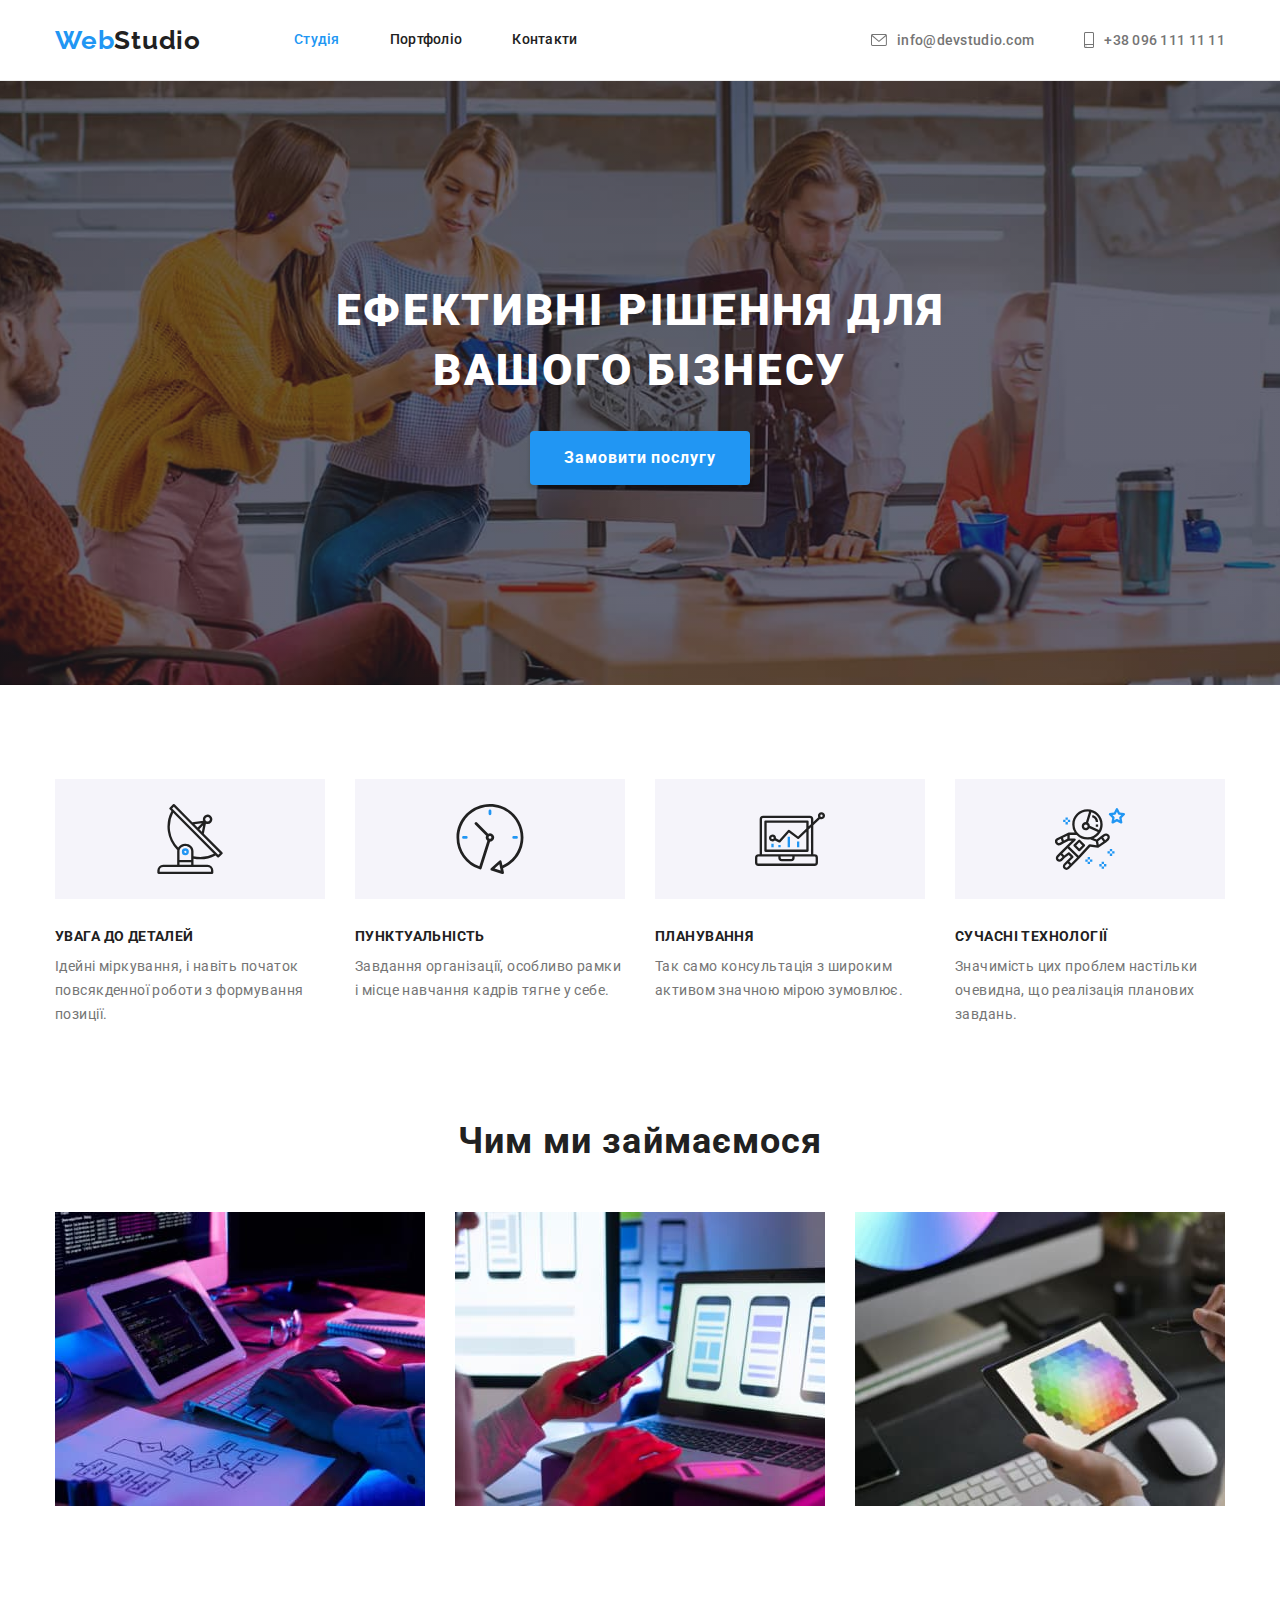
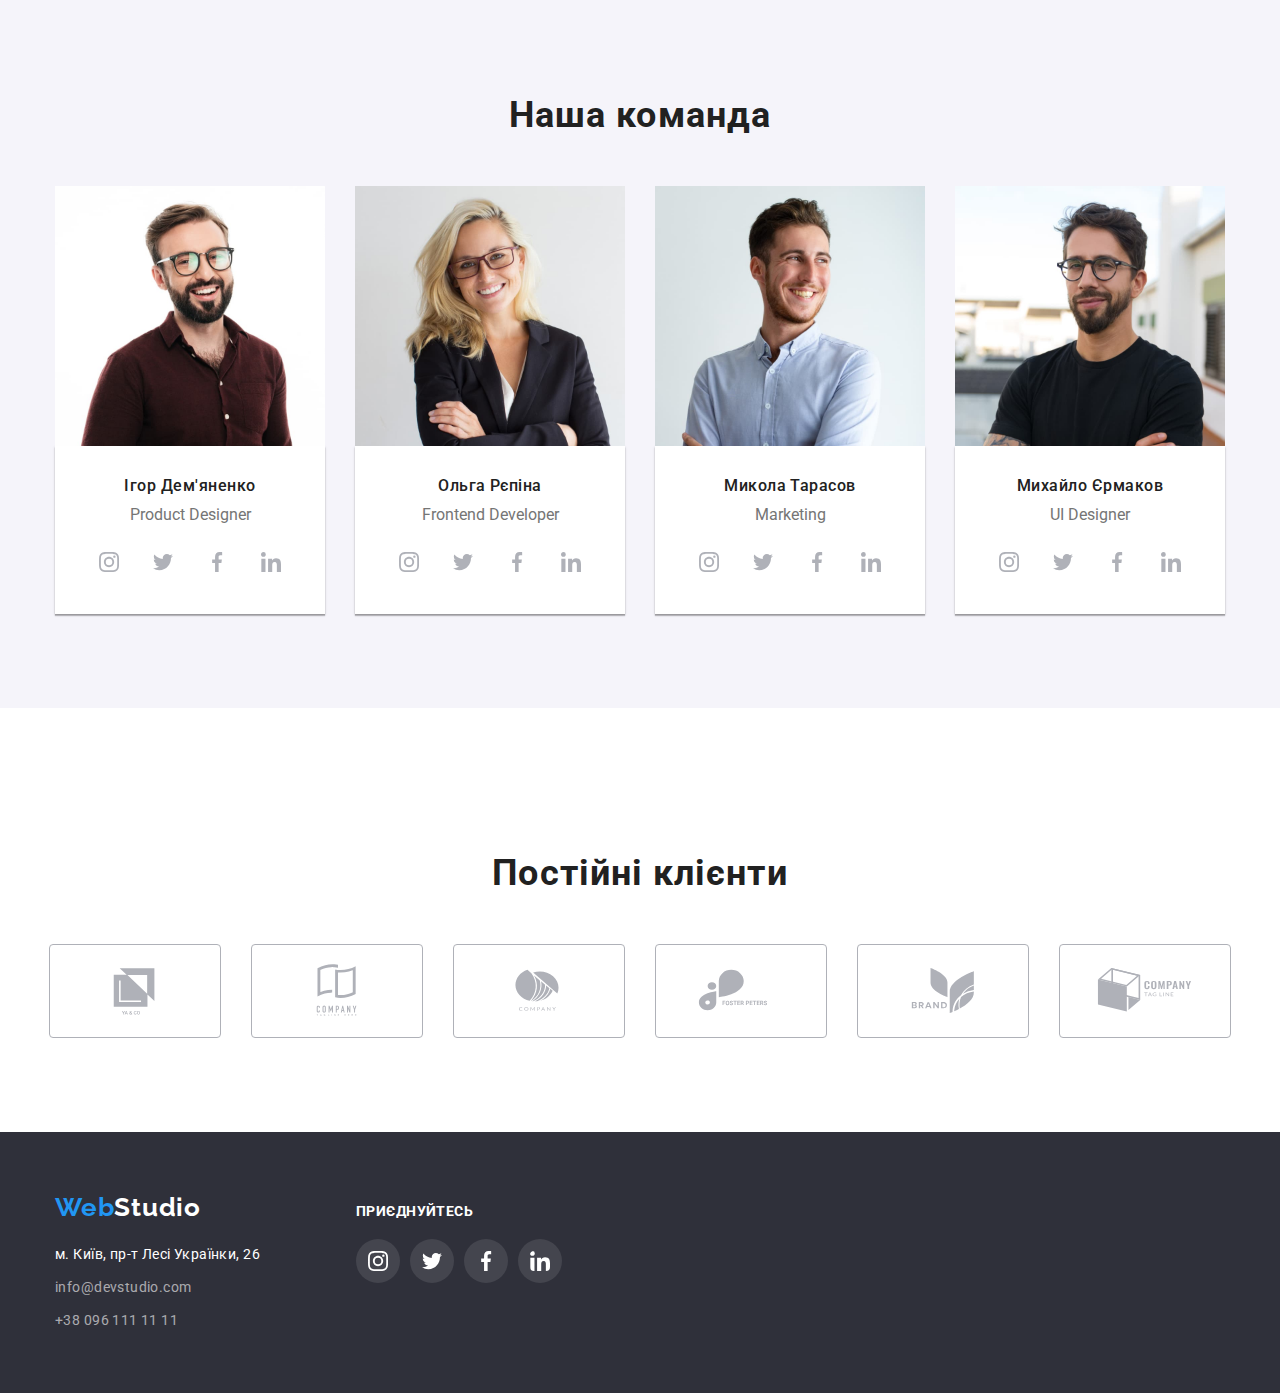
<file: index.html>
<!DOCTYPE html>
<html lang="uk">
<head>
    <meta charset="UTF-8">
    <meta http-equiv="X-UA-Compatible" content="IE=edge">
    <meta name="viewport" content="width=device-width, initial-scale=1.0">
    <title>WebStudio</title>
    <link href="https://fonts.googleapis.com/css2?family=Raleway:wght@700&family=Roboto:wght@400;500;700;900&display=swap" rel="stylesheet">
    <link rel="stylesheet" href="https://cdnjs.cloudflare.com/ajax/libs/modern-normalize/1.1.0/modern-normalize.min.css">
    <link rel="stylesheet" href="./css/style.css">
</head>
<body>
    <header>
        <div class="container-header">
            <a href="./" class="logo">
                <span class="first-part">Web</span><span class="last-part">Studio</span>
             </a>
            <nav class="nav">
            <ul class="list nav-list">
            <li class="item"><a class="link current" href="./index.html">Студія</a></li>
            <li class="item"><a class="link" href="./portfolio.html">Портфоліо</a></li>
            <li class="item"><a class="link" href="" >Контакти</a></li>
        </ul></nav>
        <ul class="list contact-list">
            <li class="item"><a href="mailto:info@devstudio.com" class="contact-link link"><svg class="contact-icon" width="16px" height="12px"><use href="./images/icons.svg#envelope"></use></svg>info@devstudio.com</a></li>
            <li class="item"><a href="tel:+380961111111" class="contact-link link"><svg class="contact-icon" width="10px" height="16px"><use href="./images/icons.svg#smartphone"></use></svg>+38 096 111 11 11</a></li>
        </ul>
    </div>
    </header>  
  <main>
    <section class="hero section">
        <h1 class="hero-title">Ефективні рішення для вашого бізнесу</h1>
        <button type="button" class="button">Замовити послугу</button>
    </section>
    <section class="features section">
         <div class="container">
        <h2 class="visually-hidden">Особливості</h2>
        <ul class="features-list list">
            <li class="features-description">
                <div class="feature-item">
                <svg class="feature-icon" width="70px"; height="70px"><use href="./images/icons.svg#antenna"></use></svg>
            </div>
                <h3 class="features-title">Увага до деталей</h3>
                <p class="title-after">Ідейні міркування, і навіть початок повсякденної роботи з формування позиції.</p>
            </li>
            <li class="features-description">
                <div class="feature-item">
                <svg class="feature-icon" width="70px"; height="70px"><use href="./images/icons.svg#clock"></use></svg>
            </div>
                <h3 class="features-title">Пунктуальність</h3>
                <p class="title-after">Завдання організації, особливо рамки і місце навчання кадрів тягне у себе.</p>
            </li>
            <li class="features-description">
                <div class="feature-item">
                <svg class="feature-icon" width="70px"; height="70px"><use href="./images/icons.svg#diagram"></use></svg>
                </div>
                <h3 class="features-title">Планування</h3>
                <p class="title-after">Так само консультація з широким активом значною мірою зумовлює.</p>
            </li>
            <li class="features-description">
                <div class="feature-item">
                <svg class="feature-icon" width="70px"; height="70px"><use href="./images/icons.svg#astronaut"></use></svg>
            </div> 
                <h3 class="features-title">Сучасні технології</h3>
                <p class="title-after">Значимість цих проблем настільки очевидна, що реалізація планових завдань.</p>
            </li>
        </ul>
    </div>
    </section>
    <section class="about section">
        <div class="container">
    <h2 class="about-title">Чим ми займаємося</h2>
    <ul class="list about-list">
    <li class="about-img"><img src="./images/img1.jpg" alt="розробка сайтів" width="370"></li>
    <li class="about-img"><img src="./images/img2.jpg" alt="створення макетів мобільних додатків" width="370"></li>
    <li class="about-img"><img src="./images/img3.jpg" alt="підбір кольорів" width="370"></li>
        </ul>
    </div>
    </section>
    <section class="team section">
        <div class="container">
            <h2 class="team-title">Наша команда</h2>
            <ul class="team-list list">
                <li class="team-photo">
                    <img class="team-photo" src="./images/igor-demianenko.jpg" alt="Ігор Дем'яненко" width="270">
                    <div class="teammate-position">
                    <h3 class="teammate">Ігор Дем'яненко</h3>
                    <p class="position">Product Designer</p>
                    <ul class="list socials">
                        <li><a class="socials-link" href=""><svg class="socials-icon" width="20px" height="20px"><use href="./images/icons.svg#instagram"></use></svg></a></li>
                        <li><a class="socials-link" href=""><svg class="socials-icon" width="20px" height="20px"><use href="./images/icons.svg#twitter"></use></svg></a></li>
                        <li><a class="socials-link" href=""><svg class="socials-icon" width="20px" height="20px"><use href="./images/icons.svg#facebook"></use></svg></a></li>
                        <li><a class="socials-link" href=""><svg class="socials-icon" width="20px" height="20px"><use href="./images/icons.svg#linkedin"></use></svg></a></li>
                    </ul>
                </div>
                </li>
                <li class="team-photo">
                    <img class="team-photo" src="./images/olga-repina.jpg" alt="Ольга Рєпіна" width="270">
                    <div class="teammate-position">
                    <h3 class="teammate">Ольга Рєпіна</h3>
                    <p class="position">Frontend Developer</p>
                    <ul class="list socials">
                        <li><a class="socials-link" href=""><svg class="socials-icon" width="20px" height="20px"><use href="./images/icons.svg#instagram"></use></svg></a></li>
                        <li><a class="socials-link" href=""><svg class="socials-icon" width="20px" height="20px"><use href="./images/icons.svg#twitter"></use></svg></a></li>
                        <li><a class="socials-link" href=""><svg class="socials-icon" width="20px" height="20px"><use href="./images/icons.svg#facebook"></use></svg></a></li>
                        <li><a class="socials-link" href=""><svg class="socials-icon" width="20px" height="20px"><use href="./images/icons.svg#linkedin"></use></svg></a></li>
                    </ul>
                    </div>
                </li>
                <li class="team-photo">
                    <img class="team-photo" src="./images/mykola-tarasov.jpg" alt="Микола Тарасов" width="270">
                    <div class="teammate-position">
                    <h3 class="teammate">Микола Тарасов</h3>
                    <p class="position">Marketing</p>
                    <ul class="list socials">
                        <li><a class="socials-link" href=""><svg class="socials-icon" width="20px" height="20px"><use href="./images/icons.svg#instagram"></use></svg></a></li>
                        <li><a class="socials-link" href=""><svg class="socials-icon" width="20px" height="20px"><use href="./images/icons.svg#twitter"></use></svg></a></li>
                        <li><a class="socials-link" href=""><svg class="socials-icon" width="20px" height="20px"><use href="./images/icons.svg#facebook"></use></svg></a></li>
                        <li><a class="socials-link" href=""><svg class="socials-icon" width="20px" height="20px"><use href="./images/icons.svg#linkedin"></use></svg></a></li>
                    </ul>
                </div>
                </li>
                <li class="team-photo">
                    <img class="team-photo" src="./images/mykhailo-yermakov.jpg" alt="Михайло Єрмаков" width="270">
                    <div class="teammate-position">
                    <h3 class="teammate">Михайло Єрмаков</h3>
                    <p class="position">UI Designer</p>
                    <ul class="list socials">
                        <li><a class="socials-link" href=""><svg class="socials-icon" width="20px" height="20px"><use href="./images/icons.svg#instagram"></use></svg></a></li>
                        <li><a class="socials-link" href=""><svg class="socials-icon" width="20px" height="20px"><use href="./images/icons.svg#twitter"></use></svg></a></li>
                        <li><a class="socials-link" href=""><svg class="socials-icon" width="20px" height="20px"><use href="./images/icons.svg#facebook"></use></svg></a></li>
                        <li><a class="socials-link" href=""><svg class="socials-icon" width="20px" height="20px"><use href="./images/icons.svg#linkedin"></use></svg></a></li>
                    </ul>
                </div>
                </li>
            </ul>
        </div>
    </section>
    <section class="clients">
<div class="section">        
    <h2 class="clients-title">Постійні клієнти</h2>
    <ul class="list clients">
        <li><a class="client-link" href=""><svg class="client-icon" width="106" height="60"><use href="./images/icons.svg#group"></use></svg></a></li>
        <li><a class="client-link" href=""><svg class="client-icon" width="106" height="60"><use href="./images/icons.svg#group-1"></use></svg></a></li>
        <li><a class="client-link" href=""><svg class="client-icon" width="106" height="60"><use href="./images/icons.svg#group-2"></use></svg></a></li>
        <li><a class="client-link" href=""><svg class="client-icon" width="106" height="60"><use href="./images/icons.svg#group-3"></use></svg></a></li>
        <li><a class="client-link" href=""><svg class="client-icon" width="106" height="60"><use href="./images/icons.svg#group-4"></use></svg></a></li>
        <li><a class="client-link" href=""><svg class="client-icon" width="106" height="60"><use href="./images/icons.svg#group-5"></use></svg></a></li>
    </ul>
</div>
    </section>
  </main>
  <footer class="footer">
  <div class="container footer-container">
    <div class="container-address">
    <a href="./" class="logo">
        <span class="first-part">Web</span><span class="second-part">Studio</span>
   </a>
    <address class="address">
        <ul class="list">
            <li class="address-list footer-list"><a 
                href="https://goo.gl/maps/1H8F6q3DXeu1yv8b9" 
                target="_blank" 
                rel="noopener noreferrer nofollow"
                class="address">м. Київ, пр-т Лесі Українки, 26</a></li>
            <li class="footer-list"><a href="mailto:info@devstudio.com" class="footer-link">info@devstudio.com</a></li>
            <li class="footer-list"><a href="tel:+380961111111" class="footer-link">+38 096 111 11 11</a></li>
        </ul>
    </address>
  </div>
  <div class="">
    <p class="footer-social-title">Приєднуйтесь</p>
    <ul class="list footer-social-list">
        <li><a class="footer-social-link" href=""><svg class="footer-icon" width="20px" height="20px"><use href="./images/icons.svg#instagram"></use></svg></a></li>
        <li><a class="footer-social-link" href=""><svg class="footer-icon" width="20px" height="20px"><use href="./images/icons.svg#twitter"></use></svg></a></li>
        <li><a class="footer-social-link" href=""><svg class="footer-icon" width="20px" height="20px"><use href="./images/icons.svg#facebook"></use></svg></a></li>
        <li><a class="footer-social-link" href=""><svg class="footer-icon" width="20px" height="20px"><use href="./images/icons.svg#linkedin"></use></svg></a></li>
    </ul>
</div>
</div>
</footer>
</body>
</html>
</file>
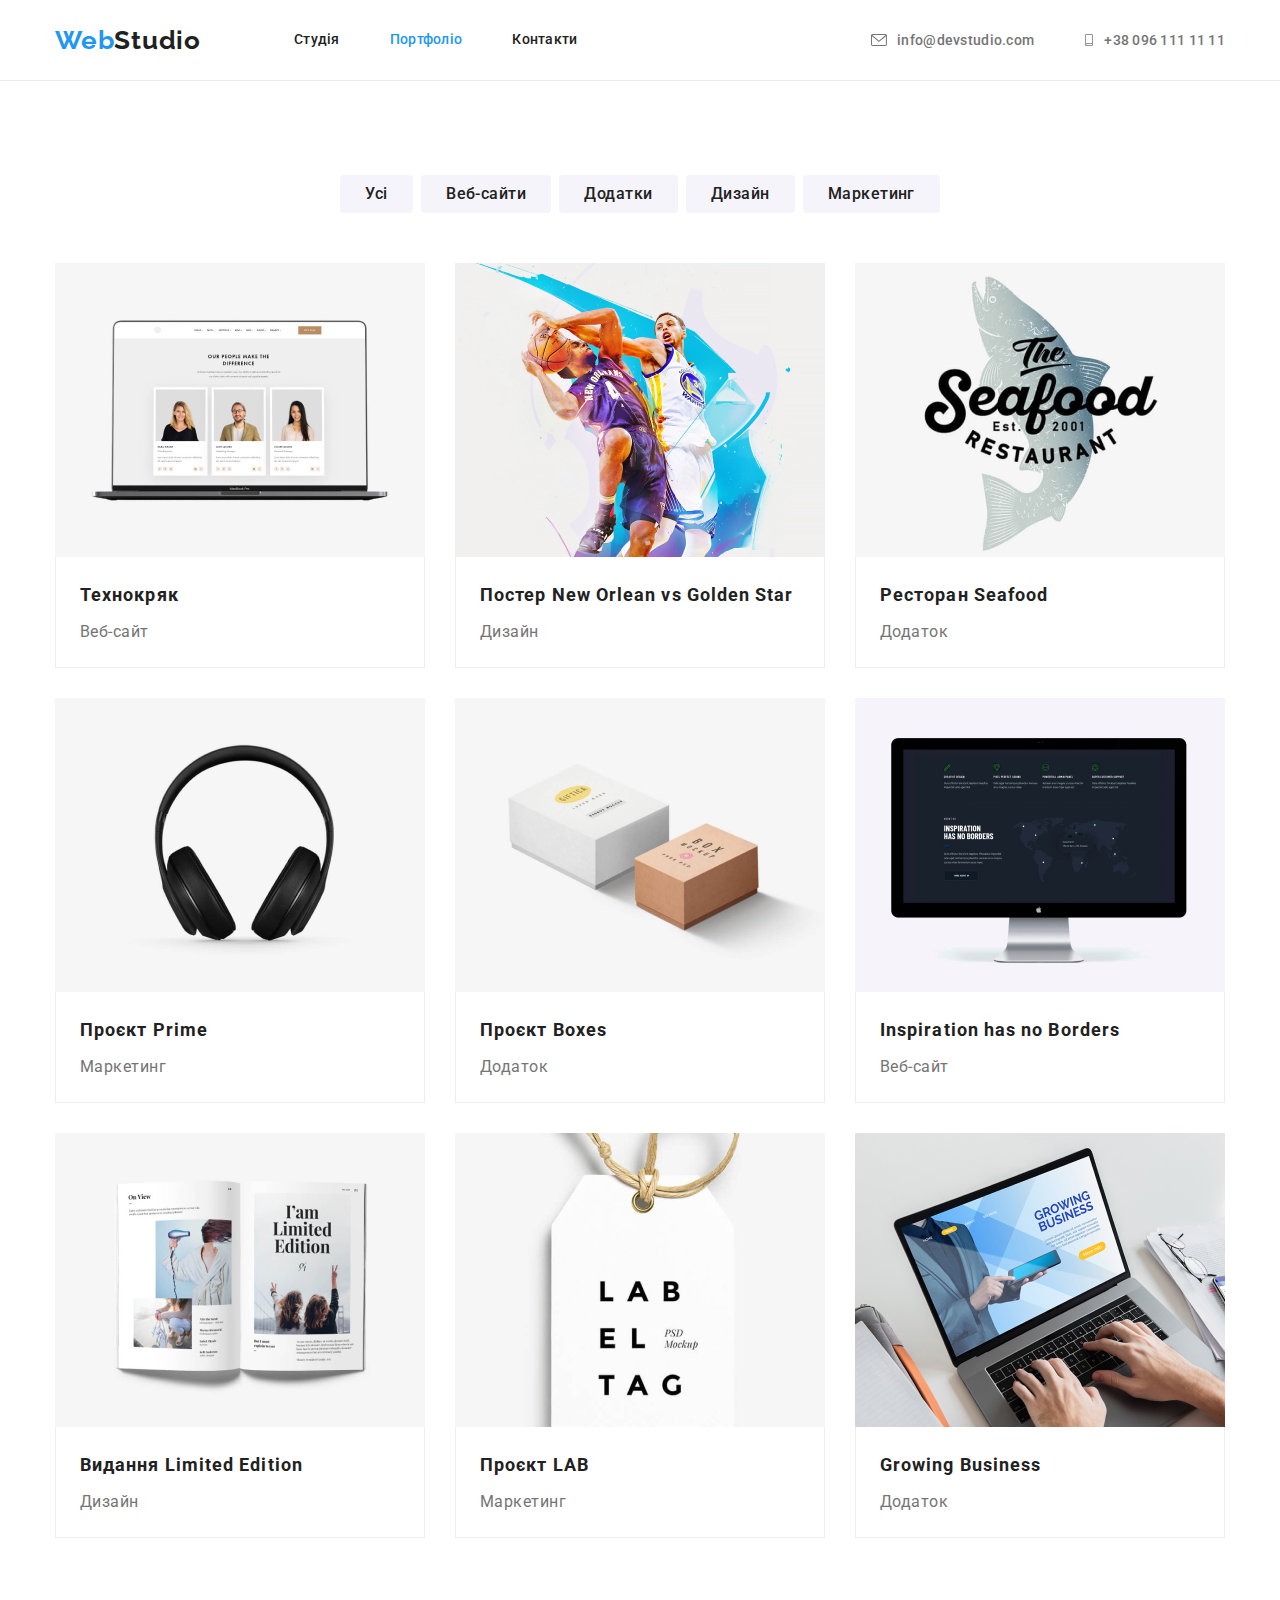
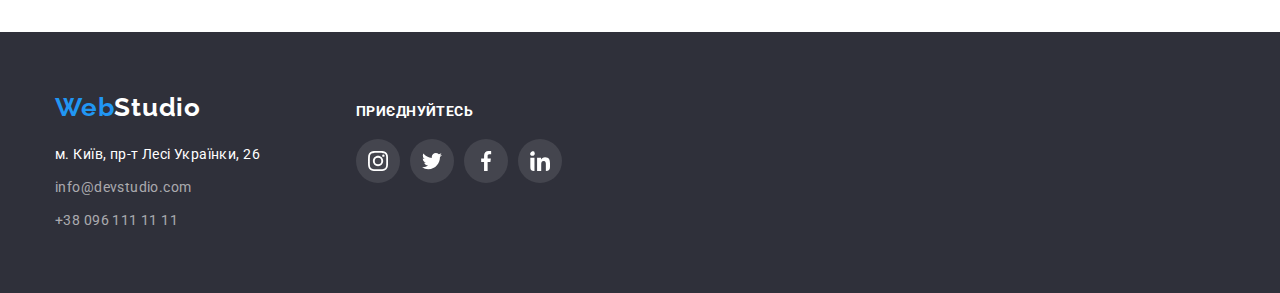
<file: portfolio.html>
<!DOCTYPE html>
<html lang="en">
<head>
    <meta charset="UTF-8">
    <meta http-equiv="X-UA-Compatible" content="IE=edge">
    <meta name="viewport" content="width=device-width, initial-scale=1.0">
    <title>Portfolio</title>
    <link href="https://fonts.googleapis.com/css2?family=Raleway:wght@700&family=Roboto:wght@400;500;700;900&display=swap" rel="stylesheet">
    <link rel="stylesheet" href="https://cdnjs.cloudflare.com/ajax/libs/modern-normalize/1.1.0/modern-normalize.min.css">
    <link rel="stylesheet" href="./css/style.css">
</head>
<body>
    <header>
        <div class="container-header">
            <a href="./" class="logo">
                <span class="first-part">Web</span><span class="last-part">Studio</span>
             </a>
            <nav class="nav">
            <ul class="list nav-list">
            <li class="item"><a class="link" href="./index.html">Студія</a></li>
            <li class="item"><a class="link current" href="./portfolio.html">Портфоліо</a></li>
            <li class="item"><a class="link" href="" >Контакти</a></li>
        </ul></nav>
        <ul class="list contact-list">
            <li class="item"><a href="mailto:info@devstudio.com" class="contact-link link"><svg class="contact-icon" width="16px" height="12px"><use href="./images/icons.svg#envelope"></use></svg>info@devstudio.com</a></li>
            <li class="item"><a href="tel:+380961111111" class="contact-link link"><svg class="contact-icon" width="10px" height="12px"><use href="./images/icons.svg#smartphone"></use></svg>+38 096 111 11 11</a></li>
        </ul>
    </div>
    </header>   
    <main>
        <section class="portfolio section">
            <div class="container">
        <h1 class="visually-hidden">Portfolio</h1>
        <ul class="list portfolio-nav">
            <li><button class="button-portfolio">Усі</button></li>
            <li><button class="button-portfolio">Веб-сайти</button></li>
            <li><button class="button-portfolio">Додатки</button></li>
            <li><button class="button-portfolio">Дизайн</button></li>
            <li><button class="button-portfolio">Маркетинг</button></li>
        </ul>
        <ul class="portfolio-list">
            <li class="portfolio-item">
                <a href="" class="portfolio-link">
                <img src="./images/port1.jpg" alt="web-site" width="370">
                <div class="portfolio-caption">
                <h2 class="portfolio-title">Технокряк</h2>
                <p class="portfolio-after-title">Веб-сайт</p></div></a>
            </li>
            <li class="portfolio-item">
                <a href="" class="portfolio-link">
                <img src="./images/port2.jpg" alt="poster" width="370">
                <div class="portfolio-caption">
                    <h2 class="portfolio-title">Постер New Orlean vs Golden Star</h2>
                    <p class="portfolio-after-title">Дизайн</p></div></a>
            </li>
            <li class="portfolio-item">
                <a href="" class="portfolio-link"> 
                <img src="./images/port3.jpg" alt="seafood" width="370">
                <div class="portfolio-caption">
                    <h2 class="portfolio-title">Ресторан Seafood</h2>
                <p class="portfolio-after-title">Додаток</p></div></a>
            </li>
            <li class="portfolio-item">
                <a href="" class="portfolio-link">
                <img src="./images/port4.jpg" alt="headphone" width="370">
                <div class="portfolio-caption">
                    <h2 class="portfolio-title">Проєкт Prime</h2>
                <p class="portfolio-after-title">Маркетинг</p></div></a>
            </li>
            <li class="portfolio-item">
                <a href="" class="portfolio-link">
                <img src="./images/port5.jpg" alt="boxes" width="370">
                <div class="portfolio-caption">
                <h2 class="portfolio-title">Проєкт Boxes</h2>
                <p class="portfolio-after-title">Додаток</p></div></a>
            </li>
            <li class="portfolio-item">
                <a href="" class="portfolio-link">
                <img src="./images/port6.jpg" alt="computer" width="370">
                <div class="portfolio-caption">
                <h2 class="portfolio-title">Inspiration has no Borders</h2>
                <p class="portfolio-after-title">Веб-сайт</p></div></a>
            
            </li>
            <li class="portfolio-item">
                <a href="" class="portfolio-link">
                <img src="./images/port7.jpg" alt="magazine" width="370">
                <div class="portfolio-caption">
                <h2 class="portfolio-title">Видання Limited Edition</h2>
                <p class="portfolio-after-title">Дизайн</p></div></a>
            </li>
            <li class="portfolio-item">
                <a href="" class="portfolio-link">
                <img src="./images/port8.jpg" alt="label" width="370">
                <div class="portfolio-caption">
                    <h2 class="portfolio-title">Проєкт LAB</h2>
                    <p class="portfolio-after-title">Маркетинг</p></div></a>
            
            </li>
            <li class="portfolio-item">
                <a href="" class="portfolio-link">
                <img src="./images/port9.jpg" alt="growing business" width="370">
                <div class="portfolio-caption">
                    <h2 class="portfolio-title">Growing Business</h2>
                <p class="portfolio-after-title">Додаток</p></div></a>
            
            </li>
        </ul>
    </div>
    </section>
    </main>
    <footer class="footer">
        <div class="container footer-container">
          <div class="container-address">
          <a href="./" class="logo">
              <span class="first-part">Web</span><span class="second-part">Studio</span>
         </a>
          <address class="address">
              <ul class="list">
                  <li class="address-list footer-list"><a 
                      href="https://goo.gl/maps/1H8F6q3DXeu1yv8b9" 
                      target="_blank" 
                      rel="noopener noreferrer nofollow"
                      class="address">м. Київ, пр-т Лесі Українки, 26</a></li>
                  <li class="footer-list"><a href="mailto:info@devstudio.com" class="footer-link">info@devstudio.com</a></li>
                  <li class="footer-list"><a href="tel:+380961111111" class="footer-link">+38 096 111 11 11</a></li>
              </ul>
          </address>
        </div>
        <div class="">
          <p class="footer-social-title">Приєднуйтесь</p>
          <ul class="list footer-social-list">
              <li><a class="footer-social-link" href=""><svg class="footer-icon" width="20px" height="20px"><use href="./images/icons.svg#instagram"></use></svg></a></li>
              <li><a class="footer-social-link" href=""><svg class="footer-icon" width="20px" height="20px"><use href="./images/icons.svg#twitter"></use></svg></a></li>
              <li><a class="footer-social-link" href=""><svg class="footer-icon" width="20px" height="20px"><use href="./images/icons.svg#facebook"></use></svg></a></li>
              <li><a class="footer-social-link" href=""><svg class="footer-icon" width="20px" height="20px"><use href="./images/icons.svg#linkedin"></use></svg></a></li>
          </ul>
      </div>
      </div>
      </footer>
</body>
</html>
</file>
<file: css/style.css>
:root {
    --main-color: #212121;
    --secondary-color: #757575;
    --accent-color: #2196F3;
    --background-color: #FFFFFF;
    --background-color-hero: #2F303A;
    --background-color-team: #F5F4FA;
}

body {
    color: var(--main-color);
    font-family: 'Roboto', sans-serif;
    background-color: var(--background-color);
}

.link {
    color: var(--main-color);
    text-decoration: none;
    font-weight: 500;
    font-size: 14px;
    line-height: 1.14;
    letter-spacing: 0.02em;
}

.link:hover,
.link:focus {
    color: var(--accent-color);
}

.list {
    list-style: none;
    padding: 0;
    margin: 0;
}

.button {
    background: var(--accent-color);
    color: var(--background-color);
    cursor: pointer;
    font-family: inherit;
    font-weight: 700;
    font-size: 16px;
    line-height: 1.88;
    align-items: center;
    text-align: center;
    letter-spacing: 0.06em;
    padding: 10px 32px;
    min-width: 216px;
    border-color: transparent;
    border-radius: 4px;
    box-shadow: 0px 4px 4px rgba(0, 0, 0, 0.15);
}

.button:hover,
.button:focus {
    background-color: #188CE8;
}

.current {
    color: var(--accent-color);
}

.container {
    width: 1200px;
    padding-left: 15px;
    padding-right: 15px;
    margin: 0 auto;
}

.section {
    padding: 94px 0;
    margin: 0;
}

img {
    display: block;
    max-width: 100%;
}

p, h1, h2, h3 {
    margin: 0;
    padding: 0;
}
/* HEADER */

header {
    border-bottom: 1px solid #ECECEC;
}

.container-header {
    display: flex;
    align-items: center;
    width: 1200px;
    padding-left: 15px;
    padding-right: 15px;
    margin: 0 auto;
}

.logo {
    text-decoration: none;
    font-family:'Raleway', sans-serif;
    font-weight: 700;
    font-size: 26px;
    line-height: 1.19;
    letter-spacing: 0.03em;
    text-decoration: none;
    margin: 0;
}

.logo .first-part {
    color: var(--accent-color);
    margin: 0;
}

.logo .last-part {
    color: var(--main-color);
    margin: 0;
}

.logo .second-part {
    color: var(--background-color);
}

.nav {
    margin-left: 93px;
}

.nav-list {
    list-style: none;
    padding: 0;
    margin: 0;
    display: flex;
}

.nav-list .link {
    display: block;
    padding-top: 32px;
    padding-bottom: 32px;
}

.nav-list .item:not( :last-child) {
    margin-right: 50px;
}

.contact-list {
    display: flex;
    margin-left: auto;
}

.contact-list .item:not( :last-child) {
    margin-right: 50px;
}

.contact-link {
    display: flex;
    align-items: center;
    padding-top: 32px;
    padding-bottom: 32px;

    color: var(--secondary-color);
    text-decoration: none;
    font-weight: 500;
    font-size: 14px;
    line-height: 16px;
    letter-spacing: 0.02em;
}

.contact-link:hover,
.contact-link:focus {
    color: var(--accent-color);
}

.contact-icon {
    margin-right: 10px;
    fill: currentColor;
}

/* HERO */

.hero {
    background: #C4C4C4;
    text-align: center;
    padding-top: 200px;
    padding-bottom: 200px;
    background-image: linear-gradient( 
        to right,
        rgba(47, 48, 58, 0.4),
        rgba(47, 48, 58, 0.4)
    ),
    url(../images/overlay.jpg);
    max-width: 1600px;
    background-size: cover;
    margin: 0 auto;
    background-repeat: no-repeat;
    background-position: center;

}

.hero-title {
    color: var(--background-color);
    font-weight: 900;
    font-size: 44px;
    line-height: 1.36;
    letter-spacing: 0.06em;
    max-width: 696px;
    text-transform: uppercase;
    margin-top: 0;
    margin-bottom: 30px;
    text-align: center;
    margin-right: auto;
    margin-left: auto;
}

/* FEATURES */

.visually-hidden {
    position: absolute;
    width: 1px;
    height: 1px;
    margin: -1px;
    border: 0;
    padding: 0;

    white-space: nowrap;
    clip-path: inset(100%);
    clip: rect(0 0 0 0);
    overflow: hidden;
}

.feature-item {
    width: 270px;
    height: 120px;
    background-color: #F5F4FA;
    display: flex;
    align-items: center;
    justify-content: center;
    margin-bottom: 30px;
}

.features-list {
    display: flex;
}

.features-list .features-description:not(:first-child) {
    margin-left: 30px;
}

.features-title {
    font-weight: 700;
    font-size: 14px;
    line-height: 1.14;
    letter-spacing: 0.03em;
    text-transform: uppercase;
    margin-top: 0;
    margin-bottom: 10px;
}

.title-after {
    color: var(--secondary-color);
    font-size: 14px;
    line-height: 1.71;
    letter-spacing: 0.03em;
    min-width: 270px;
    margin-top: 0;
    margin-bottom: 0;
}

.feature-icon {
    border-radius: 4px;
}

/* ABOUT */

.about {
    padding-top: 0;
    text-align: center;
}

.about-list {
    display: flex;
}

.about-img {
    flex-basis: calc((100%-60px)/3);
}

.about-img:not(:first-child) {
    margin-left: 30px;
}

.about-title {
    font-weight: 700;
    font-size: 36px;
    line-height: 1.16;
    text-align: center;
    letter-spacing: 0.03em;
    margin-top: 0;
    margin-bottom: 50px;
}

/* TEAM */

.team {
    line-height: 1.19;
    text-align: center;
    background-color: var(--background-color-team);
}

.team-list {
    display: flex;
}

.team-photo {
    flex-basis: calc((100%-90px)/4);
}

.team-photo:not(:first-child) {
    margin-left: 30px;
}

.team-title {
    font-weight: 700;
    font-size: 36px;
    line-height: 42px;
    text-align: center;
    letter-spacing: 0.03em;
    margin-bottom: 50px;
}

.teammate {
    font-weight: 500;
    font-size: 16px;
    letter-spacing: 0.03em;
    margin-bottom: 10px;
}

.position {
    color: var(--secondary-color);
    font-size: 16px;
    margin-bottom: 0;
}

.teammate-position {
    padding-top: 30px;
    padding-bottom: 30px;
    box-shadow: 0px 1px 3px rgba(0, 0, 0, 0.12), 0px 1px 1px rgba(0, 0, 0, 0.14), 0px 2px 1px rgba(0, 0, 0, 0.2);
    background-color: var(--background-color);
}

.socials {
    display: flex;
    justify-content: center;
    gap: 10px;
    margin-top: 16px;
}

.socials-link {
    display: flex;
    align-items: center;
    justify-content: center;
    width: 44px;
    height: 44px;
    fill: #AFB1B8;
}

.socials-link:hover,
.socials-link:focus {
  fill: var(--background-color);
  border-radius: 50%;
  background-color: var(--accent-color);
}

/* Clients */

.clients-title {
    font-weight: 700;
    font-size: 36px;
    line-height: 42px;
    text-align: center;
    letter-spacing: 0.03em;
    margin-bottom: 50px;
}

.clients {
    display: flex;
    justify-content: center;
    gap: 30px;
    margin-top: 50px;
}

.client-link {
    display: flex;
    align-items: center;
    justify-content: center;
    fill: #AFB1B8;
    padding: 16px 32px;
    border: 1px solid #AFB1B8;
    border-radius: 4px;
}

.client-link:hover,
.client-link:focus {
    fill: var(--accent-color);
    border: 1px solid var(--accent-color);
}

.client-icon {

    border-radius: 4px;
}

/* FOOTER */

.footer {
    background: var(--background-color-hero);
    padding: 60px 0 60px 0;
}

.footer .address {
    color:var(--background-color);
    font-style: normal;
    text-decoration: none;
    font-size: 14px;
    line-height: 1.71;
    letter-spacing: 0.03em;
}

.address:hover,
.address:focus {
    color: var(--accent-color);
}

.address {
    margin-top: 20px;
}

.container-address{
    width: 231px;
}

.footer-list:not( :last-child) {
    margin-bottom: 9px;
}

.footer-link {
    color: rgba(255, 255, 255, 0.6);
    font-style: normal;
    text-decoration: none;
    font-size: 14px;
    line-height: 1.71;
    letter-spacing: 0.03em;
}

.footer-link:hover,
.footer-link:focus {
    color: var(--accent-color);
}

.footer-container {
    display: flex;
    align-items: baseline;
    gap: 70px;
}
.footer-social-title {
    font-family: 'Roboto';
    font-style: normal;
    font-weight: 700;
    font-size: 14px;
    line-height: 16px;
    letter-spacing: 0.03em;
    text-transform: uppercase;
    color: var(--background-color);
}

.footer-social-list {
    display: flex;
    margin-top: 20px;
    gap: 10px;
}

.footer-social-link {
    display: flex;
    align-items: center;
    fill: var(--background-color);
    justify-content: center;
    width: 44px;
    height: 44px;
    border-radius: 50%;
    background-color: rgba(255, 255, 255, 0.1);
}

.footer-social-link:hover,
.footer-social-link:focus {
    border-radius: 50%;
    background-color: var(--accent-color);
}

.footer-icon {
    border-radius: 4px;
}

/* PORTFOLIO */

.portfolio-nav {
    display: flex;
    justify-content: center;
    gap: 8px;
}

.button-portfolio {
    font-family: inherit;
    font-weight: 500;
    font-size: 16px;
    line-height: 1.62;
    text-align: center;
    letter-spacing: 0.03em;
    background: var(--background-color-team);
    color: var(--main-color);
    cursor: pointer;
    display: inline-block;
    min-width: 73px;
    padding: 6px 25px;
    border: 0;
    border-radius: 4px;
}

.button-portfolio:hover,
.button-portfolio:focus {
    background: var(--accent-color);
    color: var(--background-color);
    box-shadow: 0px 3px 1px rgba(0, 0, 0, 0.1), 0px 1px 2px rgba(0, 0, 0, 0.08), 0px 2px 2px rgba(0, 0, 0, 0.12);
}

.portfolio-item {   
    flex-basis: calc((100% - 60px) / 3);
}

.portfolio-item:nth-child(3n) {
    margin-right: 0;
}

.portfolio-list {
    display: flex;
    flex-wrap: wrap;
    list-style: none;
    padding: 0;
    gap: 30px;
    margin-top: 50px;
    margin-bottom: 0;
}

.portfolio-link {
    text-decoration: none;
    margin: 0;
    display: block;
}

.portfolio-link:hover,
.portfolio-link:focus {
    box-shadow: 0px 1px 1px rgba(0, 0, 0, 0.12), 0px 4px 4px rgba(0, 0, 0, 0.06), 1px 4px 6px rgba(0, 0, 0, 0.16);

}

.portfolio-caption {
    padding: 20px 24px;
    margin: 0;
    border-right: 1px solid #EEEEEE;
    border-bottom: 1px solid #EEEEEE;
    border-left: 1px solid #EEEEEE;
}

.portfolio-title {
    color: var(--main-color);
    font-weight: 700;
    font-size: 18px;
    line-height: 2;
    letter-spacing: 0.06em;
    padding: 0;
    margin: 0;
    margin-bottom: 4px;
}

.portfolio-after-title {
    color: var(--secondary-color);
    font-size: 16px;
    line-height: 1.88;
    letter-spacing: 0.03em;
    padding: 0;
    margin: 0;
}

.visually-hidden {
    position: absolute;
    width: 1px;
    height: 1px;
    margin: -1px;
    border: 0;
    padding: 0;

    white-space: nowrap;
    clip-path: inset(100%);
    clip: rect(0 0 0 0);
    overflow: hidden;
}
</file>
